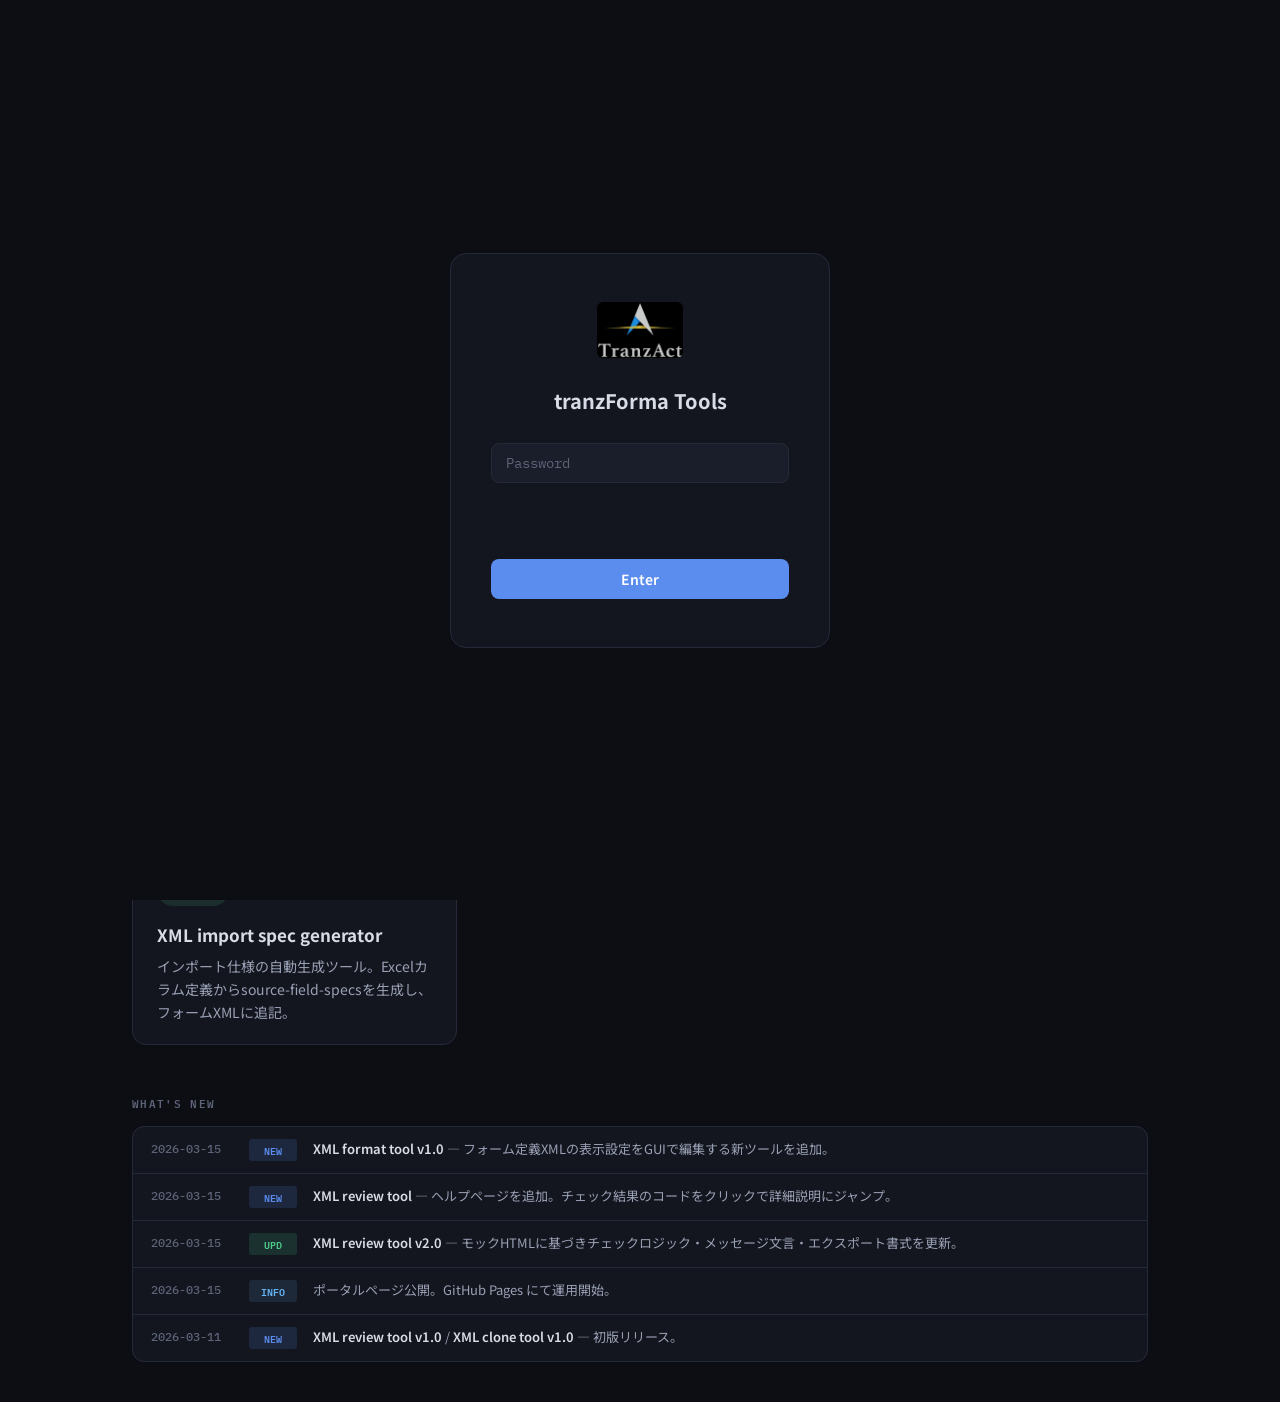
<file: tranzforma/index.html>
<!DOCTYPE html>
<html lang="ja">
<head>
<meta charset="UTF-8">
<meta name="viewport" content="width=device-width, initial-scale=1.0">
<title>tranzForma Tools</title>
<link rel="stylesheet" href="shared/common.css">
<script src="shared/theme.js"></script>
<script src="shared/auth.js"></script>
<script src="shared/apd-store.js"></script>
<style>
body { justify-content: flex-start; }

.portal-body {
  max-width: 1080px; margin: 0 auto; width: 100%;
  padding: 40px 32px; display: flex; flex-direction: column; gap: 48px;
}

/* ─── Tool Grid ─── */
.tool-grid {
  display: grid;
  grid-template-columns: repeat(3, 1fr);
  gap: 20px;
}

.tool-card {
  display: flex; flex-direction: column; gap: 16px;
  padding: 28px 24px 20px;
  background: var(--surface); border: 1px solid var(--border);
  border-radius: 14px; text-decoration: none; color: var(--text);
  transition: all 0.18s; position: relative; overflow: hidden;
}
.tool-card::before {
  content: ''; position: absolute; inset: 0; opacity: 0; transition: opacity 0.18s;
  background: linear-gradient(135deg, var(--accent-dim), transparent 60%);
}
.tool-card:hover { border-color: var(--accent); transform: translateY(-3px); box-shadow: 0 8px 24px rgba(0,0,0,0.3); }
.tool-card:hover::before { opacity: 1; }
.tool-card.disabled { pointer-events: none; opacity: 0.35; }

.card-icon {
  width: 72px; height: 72px; border-radius: 16px;
  display: flex; align-items: center; justify-content: center; flex-shrink: 0;
}
.card-icon img { width: 44px; height: 44px; }
.icon-blue   { background: rgba(91,141,239,0.13); }
.icon-amber  { background: rgba(228,168,66,0.13); }
.icon-teal   { background: rgba(78,202,139,0.13); }
.icon-info   { background: rgba(100,181,246,0.13); }
.icon-purple { background: rgba(150,120,255,0.13); }

.card-body { flex: 1; display: flex; flex-direction: column; gap: 6px; }
.card-category { font: 600 10px var(--mono); color: var(--text3); letter-spacing: 0.1em; text-transform: uppercase; }
.card-name { font: 700 17px var(--sans); color: var(--text); }
.card-desc { font: 400 14px var(--sans); color: var(--text2); line-height: 1.65; margin-top: 2px; }

.card-foot {
  display: flex; align-items: center; gap: 8px;
  padding-top: 14px; border-top: 1px solid var(--border);
  margin-top: 4px;
}
.card-arrow { margin-left: auto; font-size: 18px; color: var(--text3); transition: transform 0.15s; }
.tool-card:hover .card-arrow { transform: translateX(3px); color: var(--accent); }
.card-ver { font: 500 12px var(--mono); color: var(--text3); }

/* ─── Codename Variants ─── */
/* Pattern A: 右上にロゴ＋バージョン */
.codename-block {
  position: absolute; top: 14px; right: 18px; z-index: 1;
  display: flex; flex-direction: column; align-items: flex-end; gap: 2px;
  opacity: 0.5; transition: opacity 0.18s;
}
.codename-block .codename-name {
  font: 600 17px var(--sans); letter-spacing: 0.04em; color: var(--text3);
}
.codename-block .codename-ver {
  font: 500 10px var(--mono); color: var(--text3);
}
.tool-card:hover .codename-block { opacity: 0.8; }

/* Pattern B: 背景ウォーターマーク */
.codename-initial {
  position: absolute; top: 14px; right: 18px; z-index: 0;
  font: 900 20px var(--sans);
  color: var(--text3); opacity: 0.25;
  line-height: 1; pointer-events: none;
  transition: opacity 0.18s;
}
.codename-initial.codename-lg {
  font-size: 25px;
}
.tool-card:hover .codename-initial { opacity: 0.12; }

/* Pattern D: バッジ（汎用） */
.codename-badge {
  font: 600 10px var(--mono); padding: 2px 8px; border-radius: 3px;
  background: rgba(150,120,255,0.12); color: #9678ff;
  letter-spacing: 0.03em;
}
/* Lineage用バッジ（右上ロゴ内） */
.codename-badge-dim {
  background: rgba(100,181,246,0.15); color: #64b5f6;
  font-size: 12px; padding: 2px 6px; vertical-align: middle;
}

/* ─── Status Badge ─── */
.status { font: 600 10px var(--mono); padding: 2px 8px; border-radius: 3px; letter-spacing: 0.03em; }
.status-stable { background: rgba(78,202,139,0.15);  color: #4eca8b; }
.status-beta   { background: rgba(228,168,66,0.15);  color: #e4a842; }
.status-dev    { background: rgba(100,181,246,0.12); color: #64b5f6; }

/* ─── What's New ─── */
.section-label {
  font: 600 11px var(--mono); color: var(--text3);
  text-transform: uppercase; letter-spacing: 0.12em;
  margin-bottom: 14px;
}
.whats-new {
  background: var(--surface); border: 1px solid var(--border);
  border-radius: 12px; overflow: hidden;
}
.news-item {
  display: flex; align-items: flex-start; gap: 16px;
  padding: 12px 18px; border-bottom: 1px solid var(--border);
}
.news-item:last-child { border-bottom: none; }
.news-date  { font: 500 12px var(--mono); color: var(--text3); min-width: 82px; padding-top: 2px; }
.news-badge { font: 600 10px var(--mono); padding: 2px 8px; border-radius: 3px; min-width: 48px; text-align: center; white-space: nowrap; }
.badge-new  { background: rgba(91,141,239,0.15);  color: #5b8def; }
.badge-upd  { background: rgba(78,202,139,0.15);  color: #4eca8b; }
.badge-info { background: rgba(100,181,246,0.12); color: #64b5f6; }
.news-text  { font: 400 13px var(--sans); color: var(--text2); line-height: 1.6; }
.news-text strong { color: var(--text); font-weight: 600; }

/* ─── Project Cards ─── */
.project-grid {
  display: flex; gap: 14px; flex-wrap: wrap;
}
.project-card {
  display: flex; flex-direction: column; gap: 6px;
  padding: 16px 18px; min-width: 160px; max-width: 220px;
  background: var(--surface); border: 2px solid var(--border);
  border-radius: 12px; cursor: pointer; transition: all 0.15s;
  position: relative;
}
.project-card:hover { border-color: var(--accent); }
.project-card.selected { border-color: var(--accent); background: var(--accent-dim); }
.project-card .proj-name {
  font: 700 14px var(--mono); color: var(--text);
  white-space: nowrap; overflow: hidden; text-overflow: ellipsis;
}
.project-card .proj-meta {
  font: 400 11px var(--mono); color: var(--text3); line-height: 1.5;
}
.project-card .proj-check {
  position: absolute; top: 8px; right: 10px;
  font-size: 14px; color: var(--accent); display: none;
}
.project-card.selected .proj-check { display: block; }
.project-card .proj-delete {
  position: absolute; top: 8px; right: 10px;
  font: 500 14px var(--mono); color: var(--text3); background: none; border: none;
  cursor: pointer; padding: 0 4px; line-height: 1; display: none;
}
.project-card:hover .proj-delete { display: block; }
.project-card.selected:hover .proj-delete { display: none; }
.project-card .proj-delete:hover { color: var(--error); }

.project-add {
  display: flex; align-items: center; justify-content: center;
  min-width: 80px; min-height: 90px;
  background: var(--surface); border: 2px dashed var(--border);
  border-radius: 12px; cursor: pointer; transition: all 0.15s;
  font: 400 28px var(--mono); color: var(--text3);
}
.project-add:hover { border-color: var(--accent); color: var(--accent); }

.project-empty {
  font: 400 13px var(--sans); color: var(--text3);
  padding: 4px 0;
}

/* ─── Login Overlay ─── */
.login-overlay {
  position: fixed; inset: 0; z-index: 1000;
  background: var(--bg);
  display: flex; align-items: center; justify-content: center;
}
.login-overlay.hidden { display: none; }

.login-box {
  display: flex; flex-direction: column; align-items: center; gap: 28px;
  padding: 48px 40px; background: var(--surface); border: 1px solid var(--border);
  border-radius: 16px; width: 380px; max-width: 90vw;
}
.login-box img { height: 56px; border-radius: 6px; }
:root[data-theme="light"] .login-box img { background: #13161f; padding: 3px 8px; border-radius: 8px; }
.login-title { font: 700 20px var(--sans); color: var(--text); }
.login-field {
  width: 100%; display: flex; flex-direction: column; gap: 8px;
}
.login-field input {
  width: 100%; padding: 10px 14px; font: 400 14px var(--mono);
  background: var(--surface2); border: 1px solid var(--border); border-radius: 8px;
  color: var(--text); outline: none; transition: border-color 0.15s;
}
.login-field input:focus { border-color: var(--accent); }
.login-field input::placeholder { color: var(--text3); }
.login-btn {
  width: 100%; padding: 10px; font: 600 14px var(--sans);
  background: var(--accent); color: #fff; border: none; border-radius: 8px;
  cursor: pointer; transition: opacity 0.15s;
}
.login-btn:hover { opacity: 0.85; }
.login-error {
  font: 500 13px var(--sans); color: var(--error); min-height: 20px;
  text-align: center;
}
</style>
</head>
<body>

<!-- Login Overlay -->
<div class="login-overlay" id="loginOverlay">
  <div class="login-box">
    <img src="shared/logo.png" alt="tranzForma">
    <span class="login-title">tranzForma Tools</span>
    <div class="login-field">
      <input type="password" id="loginPassword" placeholder="Password" autocomplete="off">
    </div>
    <span class="login-error" id="loginError"></span>
    <button class="login-btn" id="loginBtn">Enter</button>
  </div>
</div>

<header>
  <img src="shared/logo.png" alt="tranzForma">
  <h1><span>tranzForma</span> Tools</h1>
  <button style="margin-left:auto" class="theme-btn" onclick="toggleTheme()"></button>
</header>

<div class="portal-body">

  <!-- Project (APD) Selector -->
  <div>
    <div class="section-label">Projects (APD)</div>
    <div class="project-grid" id="projectGrid">
      <!-- populated by JS -->
    </div>
    <input type="file" id="apdFileInput" accept=".apd,.xml,.txt" style="display:none">
  </div>

  <!-- Tool Grid -->
  <div class="tool-grid">

    <a class="tool-card" href="xml-review/">
      <div class="codename-block">
        <span class="codename-name">Uniforma</span>
        <span class="codename-ver">v2.0</span>
      </div>
      <div class="card-icon icon-blue">
        <img src="shared/icons/xml-review.svg" alt="">
      </div>
      <div class="card-body">

        <span class="card-name">XML review tool</span>
        <span class="card-desc">フォーム定義XMLのチェックツール。命名規約・設定ミスを自動検出。自動補正、レビューテキスト出力。</span>
      </div>
    </a>

    <a class="tool-card" href="xml-format/">
      <div class="codename-block">
        <span class="codename-ver">v1.0</span>
      </div>
      <div class="card-icon icon-teal">
        <img src="shared/icons/xml-format.svg" alt="">
      </div>
      <div class="card-body">

        <span class="card-name">XML format tool</span>
        <span class="card-desc">フォームの表示設定変更ツール。データ無し非表示、項目選択行非表示、行列タイトル自動補完など。</span>
      </div>
    </a>

    <a class="tool-card" href="xml-clone/">
      <div class="codename-block">
        <span class="codename-name">Mitosis</span>
        <span class="codename-ver">v1.0</span>
      </div>
      <div class="card-icon icon-amber">
        <img src="shared/icons/xml-clone.svg" alt="">
      </div>
      <div class="card-body">

        <span class="card-name">XML clone tool</span>
        <span class="card-desc">列・行仕様・ループブロックの複製ツール。id の重複を自動回避しながら関連セル仕様も含めて複製。</span>
      </div>
    </a>

    <a class="tool-card" href="apd-analyzer/">
      <div class="codename-block">
        <span class="codename-name">Pandora</span>
        <span class="codename-ver">v1.1</span>
      </div>
      <div class="card-icon icon-info">
        <img src="shared/icons/apd-analyzer.svg" alt="">
      </div>
      <div class="card-body">

        <span class="card-name">APD analyzer</span>
        <span class="card-desc">アプリ定義ファイル（.apd）の解析ツール。フォーム一覧から移行資材自動抽出まで対応する総合プラットフォーム。</span>
      </div>
    </a>

    <a class="tool-card" href="requester-generator/">
      <div class="codename-block">
        <span class="codename-name">Sherpa</span>
        <span class="codename-ver">v0.1</span>
      </div>
      <div class="card-icon icon-purple">
        <img src="shared/icons/requester-wizard.svg" alt="">
      </div>
      <div class="card-body">

        <span class="card-name">Requester wizard</span>
        <span class="card-desc">リクエスタの設定ウィザード。アプリ上で設定していくだけでループ付きバッチ処理まで導いてくれる案内人。</span>
      </div>
    </a>

    <a class="tool-card" href="lineage/">
      <div class="codename-block">
        <span class="codename-name">Lineage</span>
        <span class="codename-ver">v0.1</span>
      </div>
      <div class="card-icon icon-info">
        <img src="shared/icons/lineage.svg" alt="">
      </div>
      <div class="card-body">

        <span class="card-name">Dimension hierarchy editor</span>
        <span class="card-desc">ディメンション階層の編集ツール。FPのUIにはないドラッグ＆ドロップによる直感的操作や検索結果の巡回機能を実現。</span>
      </div>
    </a>

    <a class="tool-card" href="xml-import/">
      <div class="codename-block">
        <span class="codename-name">Molder</span>
        <span class="codename-ver">v0.1</span>
      </div>
      <div class="card-icon icon-teal">
        <img src="shared/icons/xml-import.svg" alt="">
      </div>
      <div class="card-body">
        <span class="card-name">XML import spec generator</span>
        <span class="card-desc">インポート仕様の自動生成ツール。Excelカラム定義からsource-field-specsを生成し、フォームXMLに追記。</span>
      </div>
    </a>

  </div>

  <!-- What's New -->
  <div>
    <div class="section-label">What's New</div>
    <div class="whats-new">
      <div class="news-item">
        <span class="news-date">2026-03-15</span>
        <span class="news-badge badge-new">NEW</span>
        <span class="news-text"><strong>XML format tool v1.0</strong> — フォーム定義XMLの表示設定をGUIで編集する新ツールを追加。</span>
      </div>
      <div class="news-item">
        <span class="news-date">2026-03-15</span>
        <span class="news-badge badge-new">NEW</span>
        <span class="news-text"><strong>XML review tool</strong> — ヘルプページを追加。チェック結果のコードをクリックで詳細説明にジャンプ。</span>
      </div>
      <div class="news-item">
        <span class="news-date">2026-03-15</span>
        <span class="news-badge badge-upd">UPD</span>
        <span class="news-text"><strong>XML review tool v2.0</strong> — モックHTMLに基づきチェックロジック・メッセージ文言・エクスポート書式を更新。</span>
      </div>
      <div class="news-item">
        <span class="news-date">2026-03-15</span>
        <span class="news-badge badge-info">INFO</span>
        <span class="news-text">ポータルページ公開。GitHub Pages にて運用開始。</span>
      </div>
      <div class="news-item">
        <span class="news-date">2026-03-11</span>
        <span class="news-badge badge-new">NEW</span>
        <span class="news-text"><strong>XML review tool v1.0</strong> / <strong>XML clone tool v1.0</strong> — 初版リリース。</span>
      </div>
    </div>
  </div>

</div>

<script>
(function () {
  const overlay = document.getElementById('loginOverlay');
  const pwInput = document.getElementById('loginPassword');
  const btn     = document.getElementById('loginBtn');
  const errEl   = document.getElementById('loginError');

  if (tfIsAuthed()) {
    overlay.classList.add('hidden');
  }

  async function attempt() {
    const ok = await tfLogin(pwInput.value);
    if (ok) {
      overlay.classList.add('hidden');
    } else {
      errEl.textContent = 'パスワードが違います';
      pwInput.value = '';
      pwInput.focus();
    }
  }

  btn.addEventListener('click', attempt);
  pwInput.addEventListener('keydown', function (e) {
    if (e.key === 'Enter') attempt();
  });
})();

// ─── Project (APD) Selector ───
(function () {
  const grid = document.getElementById('projectGrid');
  const fileInput = document.getElementById('apdFileInput');

  function formatDate(ts) {
    if (!ts) return '';
    const d = new Date(ts);
    return `${d.getMonth() + 1}/${d.getDate()} ${String(d.getHours()).padStart(2, '0')}:${String(d.getMinutes()).padStart(2, '0')}`;
  }

  async function render() {
    const list = await tfApdStore.list();
    const selectedId = tfApdStore.getSelectedId();
    grid.innerHTML = '';

    if (list.length === 0) {
      const empty = document.createElement('span');
      empty.className = 'project-empty';
      empty.textContent = 'APDファイルをアップロードするとプロジェクトが表示されます';
      grid.appendChild(empty);
    }

    for (const item of list) {
      const card = document.createElement('div');
      card.className = 'project-card' + (item.id === selectedId ? ' selected' : '');

      const check = document.createElement('span');
      check.className = 'proj-check';
      check.textContent = '\u2713';
      card.appendChild(check);

      const del = document.createElement('button');
      del.className = 'proj-delete';
      del.textContent = '\u00d7';
      del.title = '削除';
      del.addEventListener('click', async (e) => {
        e.stopPropagation();
        await tfApdStore.remove(item.id);
        if (selectedId === item.id) tfApdStore.setSelectedId(null);
        render();
      });
      card.appendChild(del);

      const name = document.createElement('div');
      name.className = 'proj-name';
      name.textContent = item.appLabel || item.fileName;
      name.title = item.fileName;
      card.appendChild(name);

      const meta = document.createElement('div');
      meta.className = 'proj-meta';
      meta.textContent = `${item.formCount} forms / ${item.ledgerCount} ledgers`;
      card.appendChild(meta);

      const date = document.createElement('div');
      date.className = 'proj-meta';
      date.textContent = formatDate(item.updatedAt);
      card.appendChild(date);

      card.addEventListener('click', () => {
        if (selectedId === item.id) {
          tfApdStore.setSelectedId(null);
        } else {
          tfApdStore.setSelectedId(item.id);
        }
        render();
      });

      grid.appendChild(card);
    }

    // + ボタン
    const addBtn = document.createElement('div');
    addBtn.className = 'project-add';
    addBtn.textContent = '+';
    addBtn.title = 'APDファイルを追加';
    addBtn.addEventListener('click', () => fileInput.click());
    grid.appendChild(addBtn);
  }

  fileInput.addEventListener('change', async (e) => {
    const file = e.target.files[0];
    if (!file) return;
    const reader = new FileReader();
    reader.onload = async (ev) => {
      const xmlText = ev.target.result;
      try {
        // XMLとして最低限パースできるか確認
        const parser = new DOMParser();
        const doc = parser.parseFromString(xmlText, 'application/xml');
        if (doc.querySelector('parsererror')) throw new Error('XMLの構文エラー');
        const id = await tfApdStore.save(file.name, xmlText);
        tfApdStore.setSelectedId(id);
        render();
      } catch (err) {
        alert('APDファイルの読み込みに失敗しました: ' + err.message);
      }
    };
    reader.readAsText(file, 'UTF-8');
    fileInput.value = '';
  });

  // ドラッグ&ドロップ対応
  grid.addEventListener('dragover', (e) => { e.preventDefault(); });
  grid.addEventListener('drop', (e) => {
    e.preventDefault();
    const file = e.dataTransfer.files[0];
    if (file) {
      // fileInputのchangeイベントを再利用
      const dt = new DataTransfer();
      dt.items.add(file);
      fileInput.files = dt.files;
      fileInput.dispatchEvent(new Event('change'));
    }
  });

  render();
})();
</script>

</body>
</html>
</file>
<file: tranzforma/shared/common.css>
@import url('https://fonts.googleapis.com/css2?family=IBM+Plex+Mono:wght@400;500;600&family=Noto+Sans+JP:wght@400;500;600;700&display=swap');

:root {
  --bg: #0c0e14; --surface: #13161f; --surface2: #1a1e2a;
  --border: #252a3a; --border-hover: #3a4060;
  --accent: #5b8def; --accent-dim: rgba(91,141,239,0.12);
  --error: #ef6461; --error-dim: rgba(239,100,97,0.1);
  --warn: #e4a842; --warn-dim: rgba(228,168,66,0.1);
  --info: #64b5f6; --info-dim: rgba(100,181,246,0.1);
  --ok: #4eca8b; --ok-dim: rgba(78,202,139,0.1);
  --text: #d8dce6; --text2: #9aa0b4; --text3: #5e6478;
  --mono: 'IBM Plex Mono', monospace;
  --sans: 'Noto Sans JP', sans-serif;
}

:root[data-theme="light"] {
  --bg: #f4f5f9; --surface: #ffffff; --surface2: #eef0f6;
  --border: #dde0ea; --border-hover: #aab0c8;
  --accent: #3b6fd4; --accent-dim: rgba(59,111,212,0.10);
  --error: #c9302c; --error-dim: rgba(201,48,44,0.08);
  --warn: #b07000; --warn-dim: rgba(176,112,0,0.08);
  --info: #1976d2; --info-dim: rgba(25,118,210,0.08);
  --ok: #1e8a5a; --ok-dim: rgba(30,138,90,0.08);
  --text: #1a1d2e; --text2: #4a5068; --text3: #8a90a4;
}

* { box-sizing: border-box; margin: 0; padding: 0; }
body { background: var(--bg); color: var(--text); font-family: var(--sans); min-height: 100vh; display: flex; flex-direction: column; }

/* ─── Header ─── */
header {
  padding: 12px 24px; border-bottom: 1px solid var(--border);
  display: flex; align-items: center; gap: 12px; background: var(--surface);
}
header img { height: 48px; object-fit: contain; border-radius: 4px; }
:root[data-theme="light"] header img { background: #13161f; padding: 2px 6px; border-radius: 6px; }
header h1 { font-size: 22px; font-weight: 700; letter-spacing: 0.02em; }
header h1 span { color: var(--accent); }
header h1 a { color: var(--accent); text-decoration: none; }
header h1 a:hover { text-decoration: underline; }
.ver { font: 500 14px var(--mono); color: var(--text2); margin-left: 4px; }

/* ─── Theme Toggle ─── */
.theme-btn {
  background: none; border: 1px solid var(--border);
  border-radius: 6px; padding: 4px 10px; cursor: pointer;
  font-size: 15px; color: var(--text2); transition: all 0.15s; line-height: 1;
}
.theme-btn:hover { border-color: var(--accent); color: var(--text); }
/* icon swap via CSS */
.theme-btn::before { content: '☀'; }
:root[data-theme="light"] .theme-btn::before { content: '🌙'; }

/* ─── Toolbar ─── */
.toolbar {
  padding: 10px 24px; border-bottom: 1px solid var(--border);
  background: var(--surface); display: flex; align-items: center; gap: 16px; flex-wrap: wrap;
}
.toolbar label { font: 500 12px var(--mono); color: var(--text2); cursor: pointer; display: flex; align-items: center; gap: 5px; }
.toolbar input[type="radio"] { accent-color: var(--accent); }

/* ─── Main Layout ─── */
main { flex: 1; display: grid; grid-template-columns: 1fr 1fr; min-height: 0; }
.pane { display: flex; flex-direction: column; border-right: 1px solid var(--border); min-height: 0; }
.pane:last-child { border-right: none; }
.pane-header {
  padding: 8px 20px; border-bottom: 1px solid var(--border);
  font: 600 11px var(--mono); color: var(--text3); text-transform: uppercase; letter-spacing: 0.1em;
  display: flex; align-items: center; gap: 8px; background: var(--surface);
}
.pane-header::after { content: ''; flex: 1; height: 1px; background: var(--border); }

/* ─── Buttons ─── */
.btn {
  padding: 8px 18px; border-radius: 6px; border: none; cursor: pointer;
  font: 600 13px var(--mono); letter-spacing: 0.02em; transition: all 0.15s;
  display: flex; align-items: center; gap: 6px;
}
.btn-primary { background: var(--accent); color: #fff; }
.btn-primary:hover:not(:disabled) { filter: brightness(1.15); transform: translateY(-1px); }
.btn-fix {
  background: var(--ok-dim); color: var(--ok); border: 1px solid rgba(78,202,139,0.3);
}
.btn-fix:hover:not(:disabled) { background: rgba(78,202,139,0.22); border-color: var(--ok); transform: translateY(-1px); }
.btn-fix:disabled { opacity: 0.35; cursor: not-allowed; }
.btn-secondary { background: var(--surface2); color: var(--text2); border: 1px solid var(--border); }
.btn-secondary:hover:not(:disabled) { color: var(--text); border-color: var(--accent); }
.btn:disabled { opacity: 0.35; cursor: not-allowed; }
.btn-row { padding: 0 16px 12px; display: flex; gap: 8px; flex-wrap: wrap; }

/* ─── Textarea / Drop Zone ─── */
.drop-zone {
  margin: 12px 16px 0; padding: 24px; border: 2px dashed var(--border);
  border-radius: 8px; text-align: center; transition: all 0.2s;
  font: 400 13px var(--sans); color: var(--text3); cursor: pointer;
}
.drop-zone.dragover { border-color: var(--accent); background: var(--accent-dim); color: var(--accent); }
.drop-zone input { display: none; }
.drop-zone .icon { font-size: 24px; margin-bottom: 6px; }

textarea {
  flex: 1; margin: 8px 16px; background: var(--surface2); border: 1px solid var(--border);
  border-radius: 8px; color: var(--text); font: 400 13px/1.7 var(--mono);
  padding: 12px; resize: none; outline: none; transition: border-color 0.2s;
}
textarea:focus { border-color: var(--accent); }
textarea::placeholder { color: var(--text3); }

/* ─── Results ─── */
.results-area { flex: 1; display: flex; flex-direction: column; overflow-y: auto; padding: 12px 16px; gap: 10px; }
.result-empty {
  flex: 1; display: flex; flex-direction: column; align-items: center; justify-content: center;
  color: var(--text3); font: 400 13px var(--mono); gap: 10px; text-align: center; opacity: 0.5;
}
.summary-bar {
  display: flex; align-items: center; gap: 12px; flex-wrap: wrap;
  padding: 10px 14px; background: var(--surface2); border-radius: 8px; border: 1px solid var(--border);
  font: 500 13px var(--mono);
}
.summary-chip { display: flex; align-items: center; gap: 5px; padding: 2px 10px; border-radius: 99px; font: 600 12px var(--mono); }
.chip-error { background: var(--error-dim); color: var(--error); }
.chip-warn  { background: var(--warn-dim);  color: var(--warn);  }
.chip-info  { background: var(--info-dim);  color: var(--info);  }
.chip-ok    { background: var(--ok-dim);    color: var(--ok);    }

.check-group { border: 1px solid var(--border); border-radius: 8px; overflow: hidden; }
.check-group-header {
  padding: 10px 14px; background: var(--surface); cursor: pointer;
  display: flex; align-items: center; gap: 10px; font: 500 13px var(--sans);
  transition: background 0.15s; user-select: none;
}
.check-group-header:hover { background: var(--surface2); }
.check-group-header .arrow { font-size: 10px; color: var(--text3); transition: transform 0.2s; }
.check-group-header.open .arrow { transform: rotate(90deg); }
.check-group-header .code { font: 600 12px var(--mono); color: var(--accent); min-width: 62px; text-decoration: none; }
.check-group-header .code:hover { text-decoration: underline; }
.check-group-header .badge { margin-left: auto; padding: 1px 8px; border-radius: 99px; font: 600 11px var(--mono); }
.check-group-body { display: none; border-top: 1px solid var(--border); }
.check-group-body.open { display: block; }

.issue-card {
  padding: 10px 14px; border-bottom: 1px solid var(--border);
  animation: fadeIn 0.15s ease; font-size: 13px;
}
.issue-card:last-child { border-bottom: none; }
@keyframes fadeIn { from { opacity: 0; } to { opacity: 1; } }
.issue-severity { display: inline-block; padding: 1px 6px; border-radius: 3px; font: 600 10px var(--mono); letter-spacing: 0.04em; margin-right: 6px; }
.sev-error { background: var(--error-dim); color: var(--error); }
.sev-warn  { background: var(--warn-dim);  color: var(--warn);  }
.sev-info  { background: var(--info-dim);  color: var(--info);  }
.issue-location { font: 500 12px var(--mono); color: var(--text2); margin-top: 4px; }
.issue-detail   { font: 400 12px var(--mono); color: var(--text3); margin-top: 3px; word-break: break-all; }
.issue-suggest  { font: 400 12px var(--mono); color: var(--accent); margin-top: 3px; }

.export-bar {
  padding: 8px 16px; border-top: 1px solid var(--border);
  display: flex; gap: 8px; background: var(--surface);
}

/* ─── Responsive ─── */
@media (max-width: 800px) {
  main { grid-template-columns: 1fr; }
  .pane { border-right: none; border-bottom: 1px solid var(--border); }
}
</file>
<file: tranzforma/lineage/lineage.css>
/* ── Input View ── */
#input-view {
  display: flex; align-items: center; justify-content: center;
  flex: 1; padding: 32px;
}
.input-box {
  max-width: 560px; width: 100%; text-align: center;
  display: flex; flex-direction: column; align-items: center; gap: 12px;
}
.input-icon { font-size: 48px; margin-bottom: 4px; }
.input-box h2 { font: 600 18px var(--sans); color: var(--text); margin: 0; }
.input-box p  { font: 400 14px var(--sans); color: var(--text2); line-height: 1.6; margin: 0; }
#paste-area {
  width: 100%; min-height: 180px; max-height: 360px; resize: vertical;
  font: 14px/1.5 var(--mono); padding: 12px;
  background: var(--surface2); color: var(--text);
  border: 1px solid var(--border); border-radius: 8px;
  margin-top: 8px;
}
#paste-area:focus { border-color: var(--accent); outline: none; }
#btn-parse { margin-top: 4px; }

/* Fix body height so header+toolbar stay fixed and only tree scrolls */
body { height: 100vh; overflow: hidden; }

/* ── Tree View ── */
#tree-view {
  flex: 1; display: flex; flex-direction: column; overflow: hidden;
}

/* Override common.css main grid for single-column tree layout */
#tree-view main {
  display: block; flex: 1; overflow: auto; padding: 12px 8px;
}

.toolbar-spacer { flex: 1; }
.toolbar-sep { width: 1px; height: 22px; background: var(--border); }
.toolbar-info { font: 500 13px var(--mono); color: var(--text3); }

/* ── Search ── */
.search-input {
  width: 160px;
  background: var(--surface2); border: 1px solid var(--border); border-radius: 6px;
  color: var(--text); font: 400 13px var(--mono); padding: 6px 10px;
  outline: none; transition: border-color 0.15s;
}
.search-input:focus { border-color: var(--accent); }
.search-input::placeholder { color: var(--text3); }

#tree-container { min-height: 100%; }

/* ── Tree Nodes ── */
.tree-node { user-select: none; }

.node-row {
  display: flex; align-items: center; gap: 6px;
  padding: 4px 10px; border-radius: 6px;
  cursor: grab; position: relative;
  min-height: 36px;
}
.node-row:hover { background: var(--accent-dim); }
.node-row.selected { background: var(--accent-dim); outline: 1px solid rgba(91,141,239,0.35); outline-offset: -1px; }
.node-row.selected:hover { background: rgba(91,141,239,0.18); }
.node-row.dragging { opacity: 0.35; }

.node-toggle {
  width: 28px; height: 28px; flex-shrink: 0;
  display: flex; align-items: center; justify-content: center;
  font-size: 12px; color: var(--text3); cursor: pointer;
  border-radius: 4px; border: none; background: none;
  padding: 0;
}
.node-toggle:hover { background: var(--border); color: var(--text); }
.node-toggle.leaf { visibility: hidden; }

.node-label {
  font: 500 14px var(--mono); color: var(--text);
  white-space: nowrap;
}
/* leaf row: lighter weight to distinguish from aggregate */
.is-leaf .node-label { font-weight: 400; }

.node-name {
  font: 400 13px var(--sans); color: var(--text3);
  white-space: nowrap;
  margin-left: 8px;
}

/* Search highlight */
.search-hit { background: var(--warn-dim); color: var(--warn); border-radius: 2px; padding: 0 1px; }
.search-hit.current { background: var(--warn); color: var(--bg); }

.node-actions {
  display: flex; gap: 2px; margin-left: auto; flex-shrink: 0;
  opacity: 0; transition: opacity 0.12s;
}
.node-row:hover .node-actions { opacity: 1; }

.node-actions button {
  width: 28px; height: 28px; border: none; border-radius: 4px;
  background: none; color: var(--text3); cursor: pointer;
  display: flex; align-items: center; justify-content: center;
  font-size: 16px; padding: 0;
}
.node-actions button:hover { background: var(--border); color: var(--text); }
.node-actions .btn-del:hover { color: var(--error); }

.node-children { margin-left: 22px; }
.node-children.collapsed { display: none; }

/* ── Unlinked section ── */
.unlinked-section {
  margin-top: 16px;
  border-top: 2px dashed var(--border);
  padding-top: 8px;
}
.unlinked-heading {
  font: 600 13px var(--mono); color: var(--warn);
  padding: 6px 12px; letter-spacing: 0.03em;
  cursor: pointer; user-select: none;
}
.unlinked-heading::before {
  content: '▼ '; font-size: 11px;
}
.unlinked-heading.collapsed::before {
  content: '▶ ';
}
.unlinked-heading.collapsed + .unlinked-list {
  display: none;
}
.unlinked-list {
  border-left: 3px solid var(--warn);
  margin-left: 8px;
  padding-left: 4px;
}

/* ── Drop Indicators ── */

/* Sibling line (before / after) */
#drop-indicator {
  position: fixed; left: 0; height: 3px;
  background: var(--accent); border-radius: 2px;
  pointer-events: none; display: none; z-index: 100;
}
#drop-indicator::before {
  content: ''; position: absolute; left: -4px; top: -4px;
  width: 10px; height: 10px; border-radius: 50%;
  background: var(--accent);
}

/* Child highlight (drop-inside) */
.node-row.drop-inside {
  background: var(--accent-dim);
  outline: 2px solid var(--accent);
  outline-offset: -2px;
  border-radius: 6px;
}

/* Child sub-indicator: short indented line showing "will become child" */
#drop-child-indicator {
  position: fixed; left: 0; height: 3px;
  background: var(--accent); border-radius: 2px;
  pointer-events: none; display: none; z-index: 101;
}
#drop-child-indicator::before {
  content: ''; position: absolute; left: -4px; top: -4px;
  width: 10px; height: 10px; border-radius: 50%;
  background: var(--accent);
}
#drop-child-indicator::after {
  content: '+ child'; position: absolute; left: 14px; top: -8px;
  font: 600 10px var(--mono); color: var(--accent);
  white-space: nowrap;
}

/* ── Drag ghost ── */
.drag-ghost {
  position: fixed; top: -1000px; left: -1000px;
  font: 600 13px var(--mono); color: var(--accent);
  background: var(--surface); border: 1px solid var(--accent);
  padding: 4px 12px; border-radius: 6px;
  pointer-events: none; z-index: 300;
  box-shadow: 0 4px 12px rgba(0,0,0,0.25);
}

/* ── Toast ── */
#toast {
  position: fixed; bottom: 24px; left: 50%; transform: translateX(-50%);
  font: 500 14px var(--sans); color: #fff; background: var(--accent);
  padding: 10px 24px; border-radius: 8px;
  opacity: 0; transition: opacity 0.25s;
  pointer-events: none; z-index: 200;
}
#toast.show { opacity: 1; }
#toast.error { background: var(--error); }

/* ── Export format select ── */
.export-select {
  background: var(--surface2); border: 1px solid var(--border); border-radius: 6px;
  color: var(--text); font: 400 13px var(--mono); padding: 6px 10px;
  outline: none; cursor: pointer;
}
.export-select:focus { border-color: var(--accent); }
</file>
<file: tranzforma/xml-format/formatter.css>
/* ─── Layout ─── */
body { overflow: hidden; height: 100vh; }

.three-col {
  flex: 1; display: grid;
  grid-template-columns: 380px 1fr 340px;
  min-height: 0; overflow: hidden;
}
.three-col .pane { overflow: hidden; }

/* ─── Header extras ─── */
.header-actions { margin-left: auto; display: flex; align-items: center; gap: 8px; }

.change-count {
  display: none; font: 600 12px var(--mono); padding: 3px 10px;
  background: var(--warn-dim); color: var(--warn);
  border: 1px solid rgba(228,168,66,0.3); border-radius: 99px;
}
.change-count.visible { display: block; }

/* ─── Global strip ─── */
.global-strip {
  padding: 6px 20px; border-bottom: 1px solid var(--border);
  background: var(--surface2); display: flex; align-items: center;
  gap: 16px; flex-wrap: wrap;
}
.global-strip-label { font: 600 11px var(--mono); color: var(--text3); letter-spacing: 0.08em; }
.global-strip label {
  font: 500 12px var(--mono); color: var(--text2);
  display: flex; align-items: center; gap: 6px;
}
.global-strip select {
  background: var(--surface); border: 1px solid var(--border); border-radius: 4px;
  color: var(--text); font: 500 12px var(--mono); padding: 3px 6px; outline: none;
}
.global-strip select:focus { border-color: var(--accent); }

/* ─── Batch row ─── */
.batch-row {
  padding: 5px 20px; border-bottom: 1px solid var(--border);
  background: var(--surface); display: flex; align-items: center; gap: 8px;
}

/* ─── Tree ─── */
.tree-scroll {
  flex: 1; overflow-y: auto; padding: 8px 0;
}
.tree-scroll::-webkit-scrollbar { width: 5px; }
.tree-scroll::-webkit-scrollbar-track { background: transparent; }
.tree-scroll::-webkit-scrollbar-thumb { background: var(--border); border-radius: 99px; }

.tree-section { margin-bottom: 4px; }
.tree-section-title {
  padding: 6px 14px 3px; font: 600 11px var(--mono);
  color: var(--text3); letter-spacing: 0.08em; text-transform: uppercase;
}

.tree-node {
  padding: 6px 14px; display: flex; align-items: center;
  justify-content: space-between; cursor: pointer;
  transition: background 0.12s; gap: 6px; min-height: 36px;
}
.tree-node:hover { background: var(--surface2); }
.tree-node.selected { background: var(--accent-dim); }
.tree-node.modified::after {
  content: '●'; font-size: 7px; color: var(--warn);
  margin-left: auto; flex-shrink: 0;
}

.tn-main { display: flex; align-items: center; gap: 6px; flex: 1; min-width: 0; overflow: hidden; }
.tn-icon { font-size: 13px; flex-shrink: 0; }
.tn-dim { font: 500 12px var(--mono); color: var(--text); white-space: nowrap; overflow: hidden; text-overflow: ellipsis; }
.tn-lbl { font: 400 11px var(--mono); color: var(--text3); white-space: nowrap; }

.tn-pills { display: flex; gap: 4px; flex-shrink: 0; }
.tn-pill {
  font: 600 10px var(--mono); padding: 2px 7px; border-radius: 4px; border: none;
  cursor: pointer; transition: all 0.12s; white-space: nowrap;
  background: var(--surface2); color: var(--text3); border: 1px solid var(--border);
}
.tn-pill:hover { border-color: var(--border-hover); color: var(--text2); }
.tn-pill.active { background: var(--ok-dim); color: var(--ok); border-color: rgba(78,202,139,0.3); }
.tn-pill.disabled-dep { opacity: 0.3; pointer-events: none; }
.pill-suppress { width: 88px; }
.pill-item { width: 76px; }

.tree-indent { padding-left: 18px; border-left: 1px solid var(--border); margin-left: 20px; }

/* ─── Node badges ─── */
.node-badge {
  font: 700 9px var(--mono); padding: 1px 5px; border-radius: 3px;
  letter-spacing: 0.04em; flex-shrink: 0;
}
.badge-form { background: var(--accent-dim); color: var(--accent); }
.badge-loop { background: rgba(78,202,139,0.12); color: var(--ok); }
.badge-crs  { background: rgba(160,100,240,0.12); color: #a064f0; }

/* ─── Edit panel ─── */
.edit-empty {
  flex: 1; display: flex; flex-direction: column;
  align-items: center; justify-content: center;
  color: var(--text3); font: 400 12px var(--mono);
  gap: 10px; opacity: 0.5; text-align: center; padding: 24px;
}
#editPanel { overflow-y: auto; flex: 1; }
#editPanel::-webkit-scrollbar { width: 5px; }
#editPanel::-webkit-scrollbar-track { background: transparent; }
#editPanel::-webkit-scrollbar-thumb { background: var(--border); border-radius: 99px; }

.edit-section { border-bottom: 1px solid var(--border); }
.edit-section-header {
  padding: 8px 14px; font: 600 12px var(--sans); color: var(--text2);
  background: var(--surface); display: flex; align-items: center; gap: 6px;
}
.edit-section-body { padding: 10px 14px; display: flex; flex-direction: column; gap: 10px; }

/* ─── Form fields ─── */
.field { display: flex; flex-direction: column; gap: 4px; }
.field label { font: 500 11px var(--mono); color: var(--text3); letter-spacing: 0.04em; }
.field input[type="text"],
.field input[type="number"],
.field select {
  background: var(--surface2); border: 1px solid var(--border); border-radius: 5px;
  color: var(--text); font: 400 12px var(--mono); padding: 5px 8px; outline: none;
  transition: border-color 0.15s;
}
.field input:focus, .field select:focus { border-color: var(--accent); }
.field input[type="number"] { width: 80px; }
.field-row { display: flex; align-items: center; gap: 8px; }

.divider { height: 1px; background: var(--border); margin: 2px 0; }

/* ─── Toggle switch ─── */
.toggle-wrap { display: flex; align-items: center; justify-content: space-between; }
.toggle-label { font: 500 12px var(--sans); color: var(--text); }
.toggle-sub { font: 400 10px var(--mono); color: var(--text3); margin-top: 1px; }
.toggle { position: relative; display: inline-block; width: 36px; height: 20px; flex-shrink: 0; }
.toggle input { opacity: 0; width: 0; height: 0; }
.slider {
  position: absolute; cursor: pointer; inset: 0;
  background: var(--border); border-radius: 99px; transition: 0.2s;
}
.slider::before {
  content: ''; position: absolute; width: 14px; height: 14px;
  left: 3px; bottom: 3px; background: var(--text3);
  border-radius: 50%; transition: 0.2s;
}
.toggle input:checked + .slider { background: var(--ok); }
.toggle input:checked + .slider::before { transform: translateX(16px); background: #0c0e14; }
.toggle input:disabled + .slider { opacity: 0.4; cursor: not-allowed; }

/* ─── Edit panel select ─── */
.edit-section-body select {
  background: var(--surface2); border: 1px solid var(--border); border-radius: 5px;
  color: var(--text); font: 400 12px var(--mono); padding: 5px 8px; outline: none;
  width: 100%;
}
.edit-section-body select:focus { border-color: var(--accent); }

/* ─── Toast ─── */
.toast {
  position: fixed; bottom: 20px; right: 20px;
  padding: 10px 18px; border-radius: 8px;
  font: 600 13px var(--mono); display: none; z-index: 9999;
  box-shadow: 0 4px 16px rgba(0,0,0,0.4);
  animation: slideUp 0.2s ease;
}
@keyframes slideUp { from { transform: translateY(8px); opacity: 0; } to { transform: translateY(0); opacity: 1; } }

/* ─── Responsive ─── */
@media (max-width: 900px) {
  .three-col { grid-template-columns: 1fr 1fr; }
  .three-col .pane:last-child { display: none; }
}
</file>
